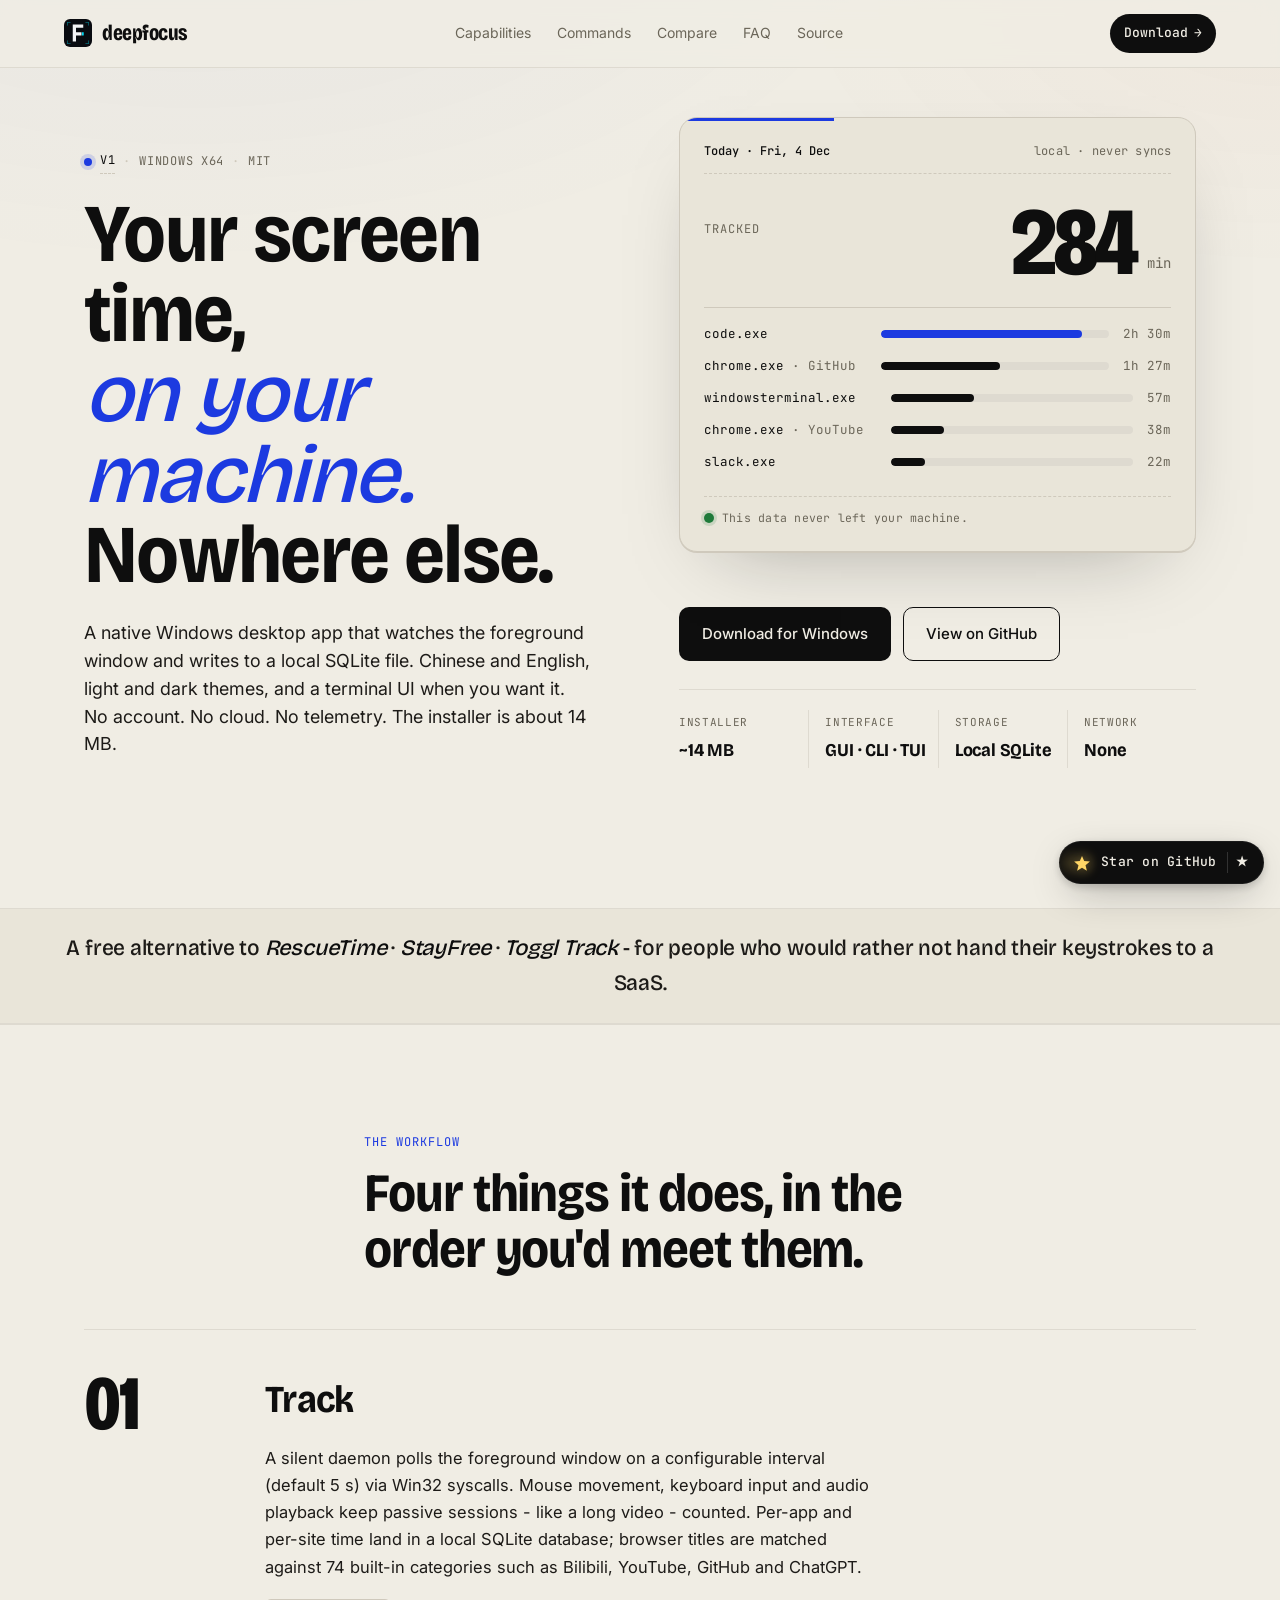
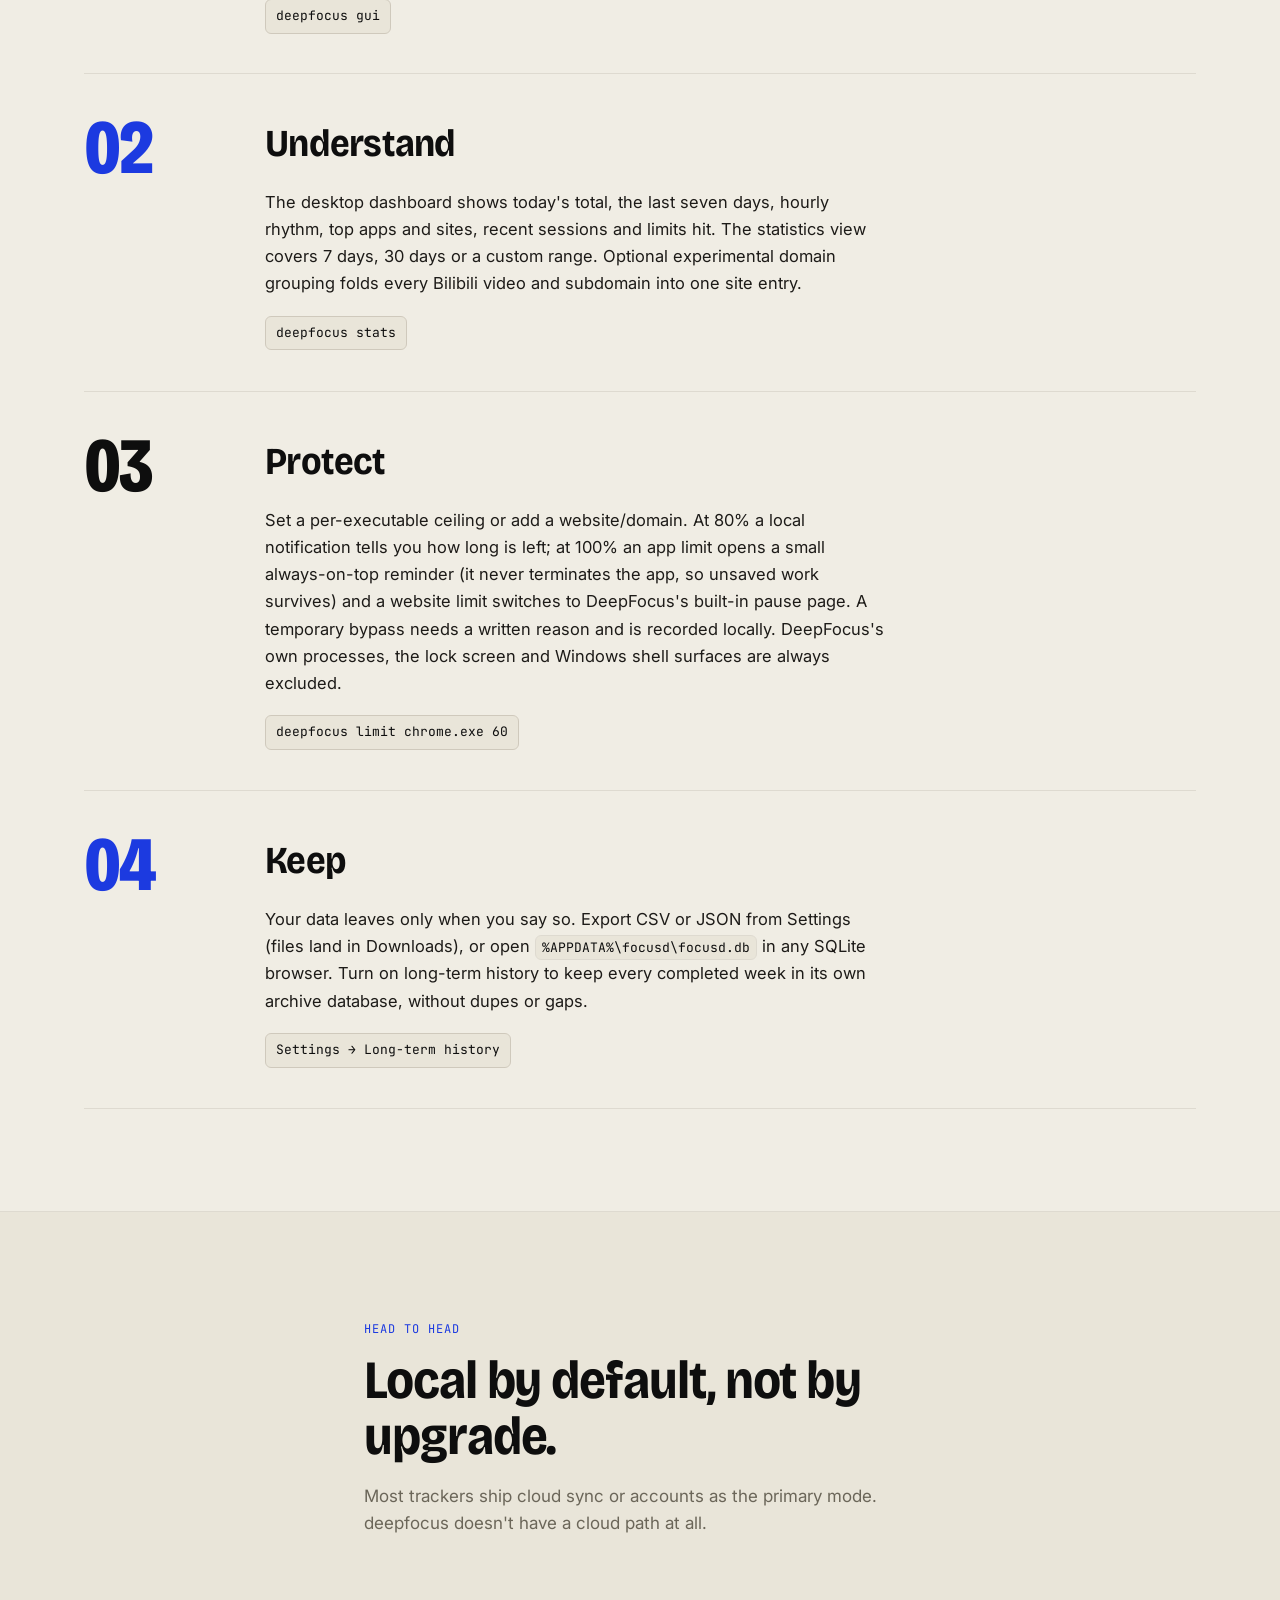
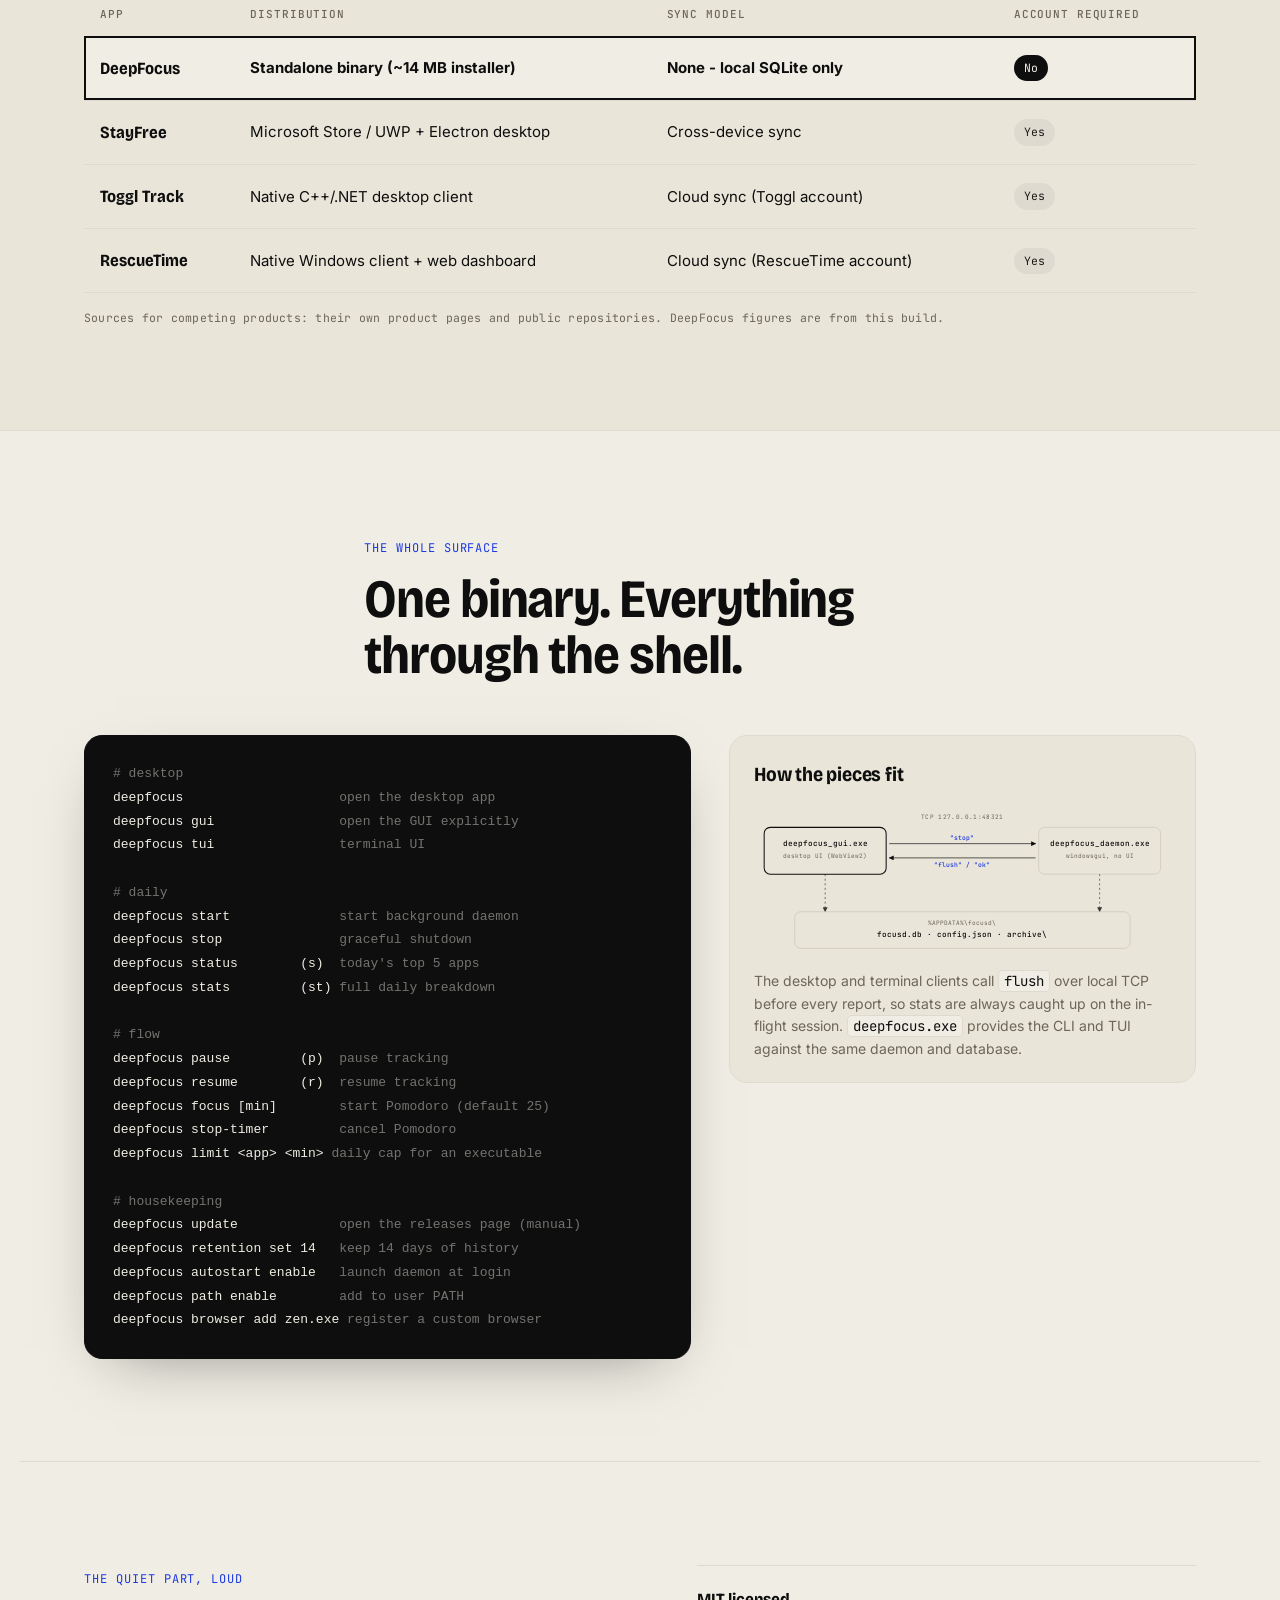
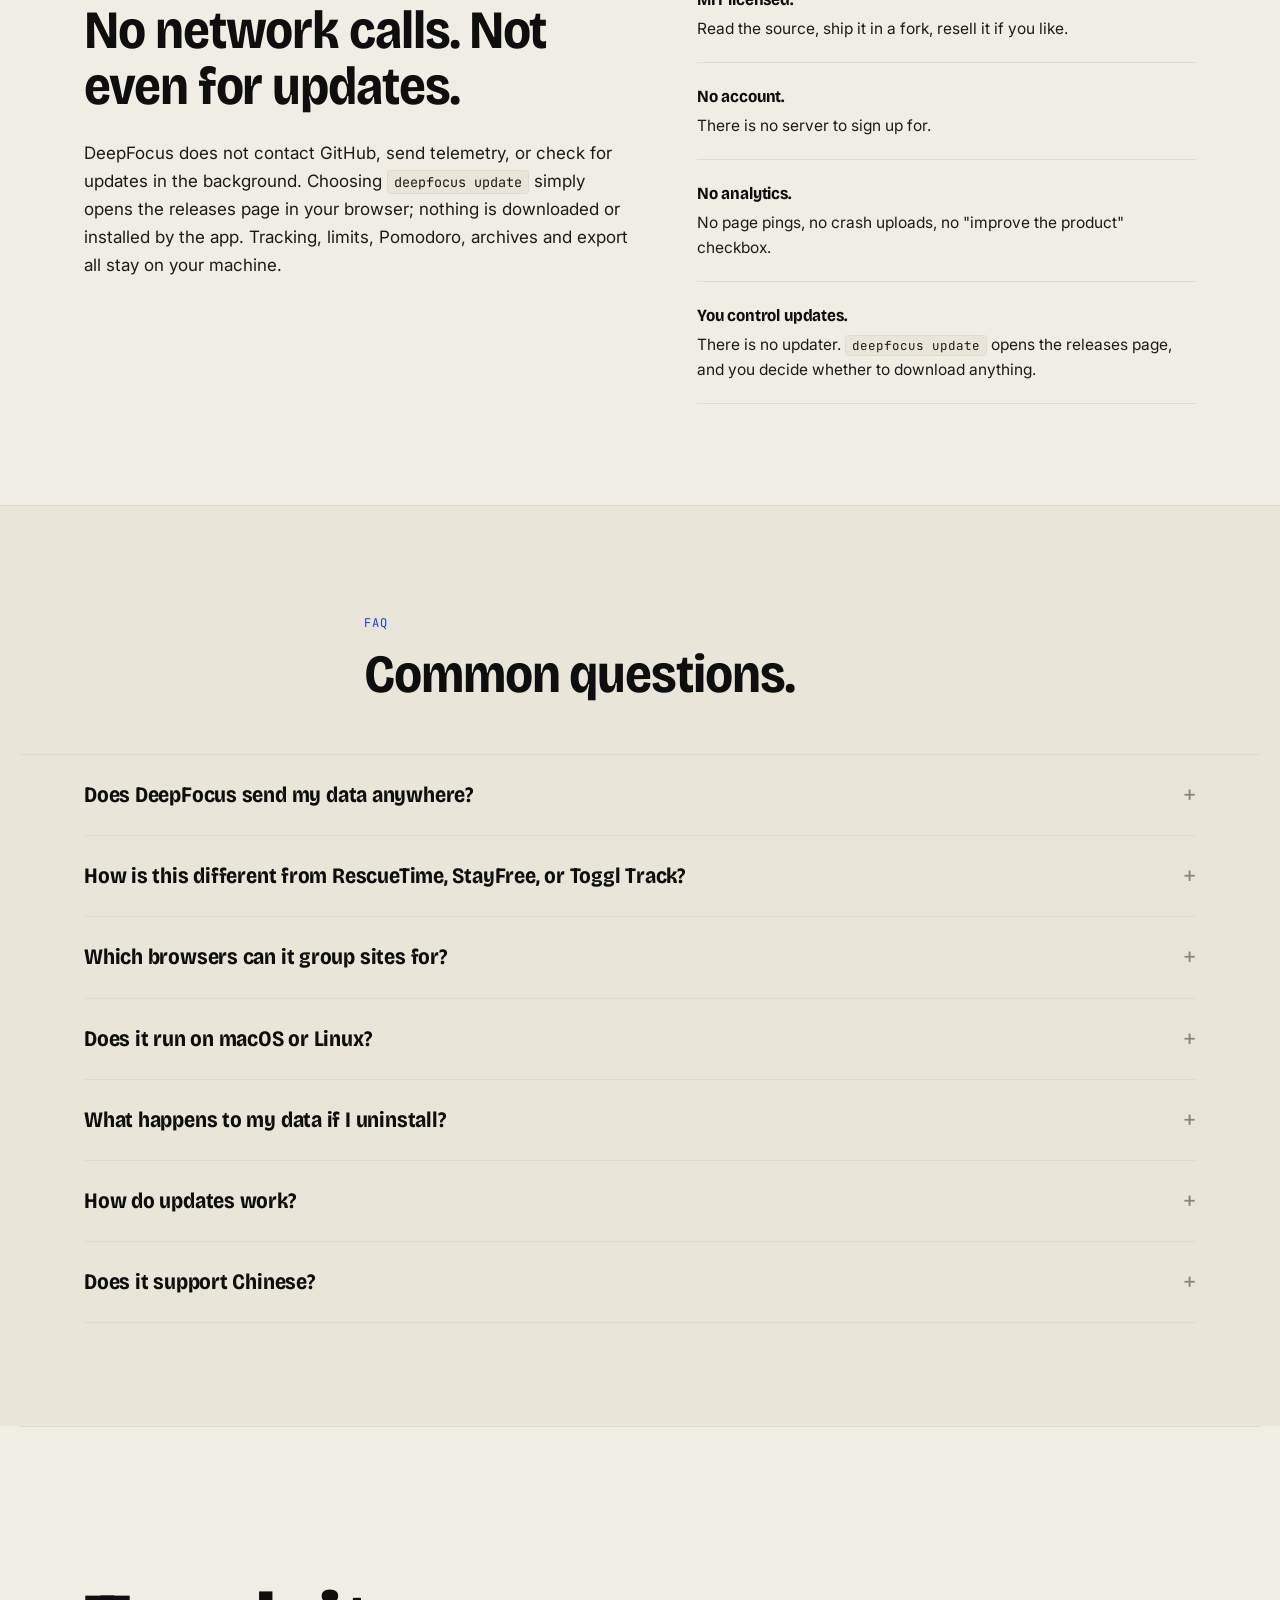
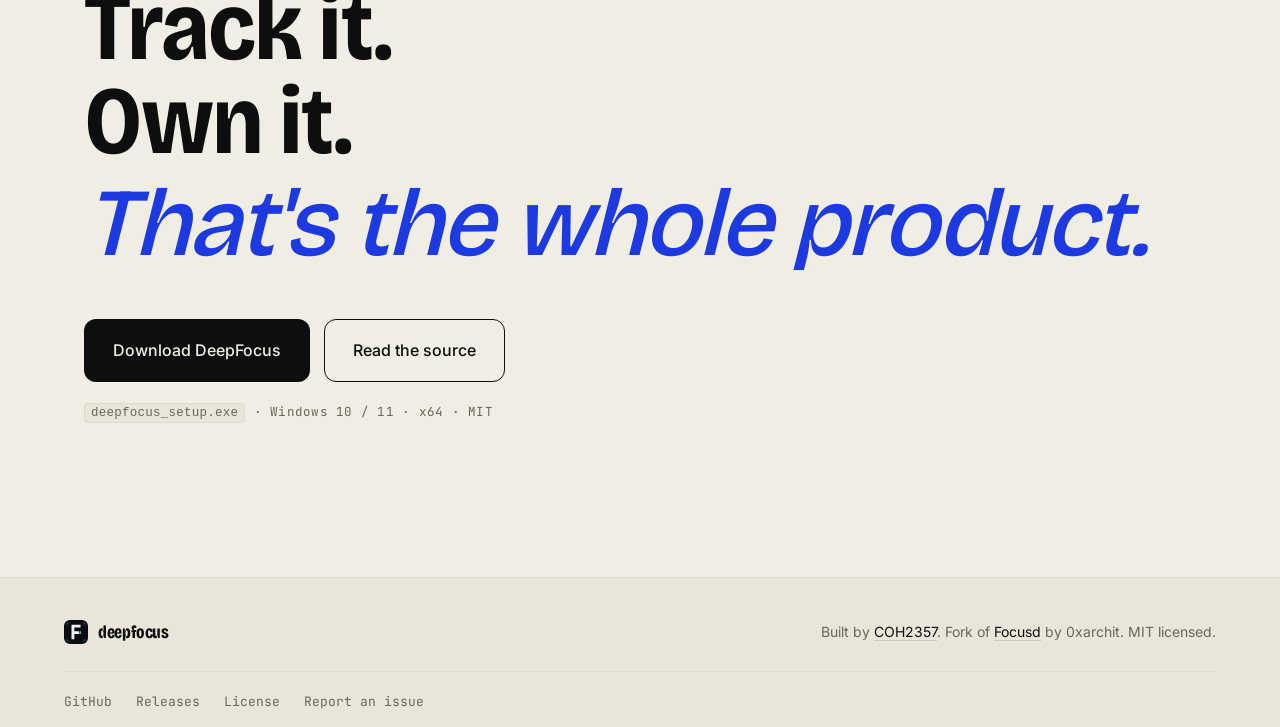
<file: website/index.html>
<!doctype html>
<html lang="en">
<head>
<meta charset="utf-8">
<meta name="viewport" content="width=device-width,initial-scale=1,viewport-fit=cover">
<meta name="color-scheme" content="light dark">
<meta name="theme-color" content="#F0EDE4" media="(prefers-color-scheme: light)">
<meta name="theme-color" content="#0E0E0E" media="(prefers-color-scheme: dark)">

<title>DeepFocus - Private screen-time tracker for Windows</title>
<meta name="description" content="DeepFocus is a native Windows screen-time tracker with a desktop GUI, CLI and TUI. Track apps and browser tabs, set daily limits, run Pomodoro sessions and keep weekly archives. Local SQLite storage, Chinese/English interface, no cloud sync, no account.">
<meta name="keywords" content="screen time tracker windows, digital wellbeing windows, app usage monitor, browser time tracker, pomodoro timer windows, productivity dashboard, rescuetime alternative, stayfree alternative, toggl track alternative, privacy-first, local, open source, go, webview2">
<meta name="author" content="COH2357">
<link rel="canonical" href="https://coh2357.github.io/DeepFocus/">

<meta property="og:type" content="website">
<meta property="og:site_name" content="DeepFocus">
<meta property="og:title" content="DeepFocus - Private screen-time tracker for Windows">
<meta property="og:description" content="A native Windows desktop app for apps and browser tabs, daily limits, Pomodoro and weekly archives. Local SQLite storage. No account, no cloud sync.">
<meta property="og:url" content="https://coh2357.github.io/DeepFocus/">
<meta property="og:image" content="https://coh2357.github.io/DeepFocus/assets/deepfocus-banner.jpg">
<meta property="og:image:alt" content="DeepFocus - Privacy-first digital wellbeing for Windows">
<meta property="og:image:width" content="1200">
<meta property="og:image:height" content="630">
<meta property="og:locale" content="en_US">

<meta name="twitter:card" content="summary_large_image">
<meta name="twitter:title" content="DeepFocus - Private screen-time tracker for Windows">
<meta name="twitter:description" content="Native Windows desktop app. Local SQLite storage. Nothing leaves your machine.">
<meta name="twitter:image" content="https://coh2357.github.io/DeepFocus/assets/deepfocus-banner.jpg">
<meta name="twitter:creator" content="@COH2357">

<link rel="icon" type="image/svg+xml" href="assets/deepfocus-icon.svg">
<link rel="apple-touch-icon" href="assets/deepfocus-icon.svg">

<link rel="preconnect" href="https://fonts.googleapis.com">
<link rel="preconnect" href="https://fonts.gstatic.com" crossorigin>
<link href="https://fonts.googleapis.com/css2?family=Bricolage+Grotesque:opsz,wdth,wght@10..48,75..100,400..800&family=Inter:wght@400;500;600&family=JetBrains+Mono:wght@400;500;700&display=swap" rel="stylesheet">

<link rel="stylesheet" href="style.css">

<script type="application/ld+json">
{
  "@context": "https://schema.org",
  "@type": "SoftwareApplication",
  "name": "DeepFocus",
  "operatingSystem": "Windows 10, Windows 11",
  "applicationCategory": "ProductivityApplication",
  "applicationSubCategory": "Screen Time Tracker",
  "description": "Native Windows screen-time tracker with a desktop GUI, CLI and TUI. Local SQLite storage, per-app and per-site usage, daily limits, Pomodoro, break reminders, Chinese/English interface and optional weekly archives. No cloud, no telemetry.",
  "url": "https://coh2357.github.io/DeepFocus/",
  "downloadUrl": "https://github.com/COH2357/DeepFocus/releases/latest",
  "softwareVersion": "latest",
  "fileSize": "14MB",
  "license": "https://opensource.org/licenses/MIT",
  "offers": { "@type": "Offer", "price": "0", "priceCurrency": "USD" },
  "author": { "@type": "Person", "name": "COH2357", "url": "https://github.com/COH2357" },
  "featureList": [
    "Desktop GUI (WebView2) with Chinese and English",
    "CLI and terminal UI for the same local database",
    "Per-app time tracking via Win32 syscalls",
    "Browser site grouping across Chrome, Firefox, Edge, Brave and more",
    "Daily app limits with a non-closable reminder",
    "Website limits grouped by domain",
    "Pomodoro focus timer and break reminders",
    "Optional weekly archive databases",
    "Local SQLite storage - no cloud",
    "CSV and JSON export",
    "Manual updates only - no auto-download or auto-install"
  ]
}
</script>

<script type="application/ld+json">
{
  "@context": "https://schema.org",
  "@type": "FAQPage",
  "mainEntity": [
    { "@type": "Question", "name": "Does DeepFocus send my data anywhere?",
      "acceptedAnswer": { "@type": "Answer", "text": "No. Every session is written to a local SQLite database at %APPDATA%\\focusd\\focusd.db. The app makes no network requests, and updates are manual." } },
    { "@type": "Question", "name": "How is DeepFocus different from RescueTime, StayFree, or Toggl Track?",
      "acceptedAnswer": { "@type": "Answer", "text": "DeepFocus has no cloud sync, no account, and no telemetry. Data is written to a local SQLite database on your machine and never leaves it. The competitors listed all require an account and sync data to their servers." } },
    { "@type": "Question", "name": "Which browsers does DeepFocus track sites for?",
      "acceptedAnswer": { "@type": "Answer", "text": "Chrome, Firefox, Edge, Brave, Opera, Vivaldi, Waterfox, Arc, Safari, Whale, Yandex, Thorium, LibreWolf, Chromium, Floorp, and Zen - plus any custom browser executable you add." } },
    { "@type": "Question", "name": "Is DeepFocus free and open source?",
      "acceptedAnswer": { "@type": "Answer", "text": "Yes. MIT-licensed, source on GitHub. DeepFocus is a fork of Focusd by 0xarchit." } }
  ]
}
</script>
</head>

<body>

<a href="#main" class="skip">Skip to content</a>

<header class="top">
  <a class="brand" href="./" aria-label="DeepFocus home">
    <img class="brand__mark" src="assets/deepfocus-icon.svg" alt="" width="28" height="28" decoding="async">
    <span class="brand__word">deepfocus</span>
  </a>
  <nav class="top__nav" aria-label="Primary">
    <a href="#capabilities">Capabilities</a>
    <a href="#commands">Commands</a>
    <a href="#compare">Compare</a>
    <a href="#faq">FAQ</a>
    <a href="https://github.com/COH2357/DeepFocus" rel="noopener">Source</a>
  </nav>
  <a class="cta" href="https://github.com/COH2357/DeepFocus/releases/latest" rel="noopener">
    Download <span aria-hidden="true">→</span>
  </a>
</header>

<main id="main">

<section class="hero" aria-labelledby="hero-h">
  <div class="hero__thesis" data-reveal>
    <p class="eyebrow">
      <span class="dot" aria-hidden="true"></span>
      <a class="eyebrow__ver" href="https://github.com/COH2357/DeepFocus/releases/latest" rel="noopener" data-js="version-link">
        <span data-js="version">v1</span>
      </a>
      <span class="eyebrow__sep" aria-hidden="true">·</span> Windows x64
      <span class="eyebrow__sep" aria-hidden="true">·</span> MIT
      <span class="eyebrow__dl" data-js="downloads-wrap" hidden>
        <span class="eyebrow__sep" aria-hidden="true">·</span>
        <span data-js="downloads">0</span> downloads
      </span>
    </p>
    <h1 id="hero-h" class="display">
      Your screen time,<br>
      <em>on your machine.</em><br>
      Nowhere else.
    </h1>
    <p class="lede">
      A native Windows desktop app that watches the foreground window and writes
      to a local SQLite file. Chinese and English, light and dark themes, and a
      terminal UI when you want it. No account. No cloud. No telemetry. The
      installer is about 14 MB.
    </p>
  </div>

  <div class="hero__side" data-reveal data-reveal-delay="1">
    <aside class="panel" aria-label="Sample dashboard">
      <header class="panel__head">
        <span class="panel__title">Today · <time datetime="2026-11-12" data-js="panel-date">Thu, 12 Nov</time></span>
        <span class="panel__meta">local · never syncs</span>
      </header>

      <div class="panel__total">
        <span class="panel__label">Tracked</span>
        <span class="panel__number" data-count-to="284" aria-live="polite">0</span>
        <span class="panel__unit">min</span>
      </div>

      <ol class="apps" aria-label="Top applications today">
        <li class="app" style="--pct:88">
          <span class="app__name">code.exe</span>
          <span class="app__bar"><i></i></span>
          <span class="app__t">2h 30m</span>
        </li>
        <li class="app" style="--pct:52">
          <span class="app__name">chrome.exe <em>· GitHub</em></span>
          <span class="app__bar"><i></i></span>
          <span class="app__t">1h 27m</span>
        </li>
        <li class="app" style="--pct:34">
          <span class="app__name">windowsterminal.exe</span>
          <span class="app__bar"><i></i></span>
          <span class="app__t">57m</span>
        </li>
        <li class="app" style="--pct:22">
          <span class="app__name">chrome.exe <em>· YouTube</em></span>
          <span class="app__bar"><i></i></span>
          <span class="app__t">38m</span>
        </li>
        <li class="app" style="--pct:14">
          <span class="app__name">slack.exe</span>
          <span class="app__bar"><i></i></span>
          <span class="app__t">22m</span>
        </li>
      </ol>

      <footer class="panel__foot">
        <span class="tick" aria-hidden="true"></span>
        This data never left your machine.
      </footer>
    </aside>

    <div class="hero__actions">
      <a class="btn btn--solid" href="https://github.com/COH2357/DeepFocus/releases/latest" rel="noopener">
        Download for Windows
      </a>
      <a class="btn btn--ghost" href="https://github.com/COH2357/DeepFocus" rel="noopener">
        View on GitHub
      </a>
    </div>

    <dl class="hero__stats" aria-label="At a glance">
      <div><dt>Installer</dt><dd>~14 MB</dd></div>
      <div><dt>Interface</dt><dd>GUI · CLI · TUI</dd></div>
      <div><dt>Storage</dt><dd>Local SQLite</dd></div>
      <div><dt>Network</dt><dd>None</dd></div>
    </dl>
  </div>
</section>

<section class="strip" aria-label="Positioning" data-reveal>
  <p>
    A free alternative to <span>RescueTime</span> · <span>StayFree</span> ·
    <span>Toggl Track</span> - for people who would rather not hand their
    keystrokes to a SaaS.
  </p>
</section>

<section id="capabilities" class="caps" aria-labelledby="caps-h">
  <header class="section__head" data-reveal>
    <span class="section__kicker">The workflow</span>
    <h2 id="caps-h" class="display display--md">Four things it does, in the order you'd meet them.</h2>
  </header>

  <ol class="caps__list">
    <li class="cap" data-reveal>
      <span class="cap__num">01</span>
      <div>
        <h3>Track</h3>
        <p>A silent daemon polls the foreground window on a configurable interval (default 5 s) via Win32 syscalls. Mouse movement, keyboard input and audio playback keep passive sessions - like a long video - counted. Per-app and per-site time land in a local SQLite database; browser titles are matched against 74 built-in categories such as Bilibili, YouTube, GitHub and ChatGPT.</p>
        <code>deepfocus gui</code>
      </div>
    </li>
    <li class="cap" data-reveal>
      <span class="cap__num">02</span>
      <div>
        <h3>Understand</h3>
        <p>The desktop dashboard shows today's total, the last seven days, hourly rhythm, top apps and sites, recent sessions and limits hit. The statistics view covers 7 days, 30 days or a custom range. Optional experimental domain grouping folds every Bilibili video and subdomain into one site entry.</p>
        <code>deepfocus stats</code>
      </div>
    </li>
    <li class="cap" data-reveal>
      <span class="cap__num">03</span>
      <div>
        <h3>Protect</h3>
        <p>Set a per-executable ceiling or add a website/domain. At 80% a local notification tells you how long is left; at 100% an app limit opens a small always-on-top reminder (it never terminates the app, so unsaved work survives) and a website limit switches to DeepFocus's built-in pause page. A temporary bypass needs a written reason and is recorded locally. DeepFocus's own processes, the lock screen and Windows shell surfaces are always excluded.</p>
        <code>deepfocus limit chrome.exe 60</code>
      </div>
    </li>
    <li class="cap" data-reveal>
      <span class="cap__num">04</span>
      <div>
        <h3>Keep</h3>
        <p>Your data leaves only when you say so. Export CSV or JSON from Settings (files land in Downloads), or open <code>%APPDATA%\focusd\focusd.db</code> in any SQLite browser. Turn on long-term history to keep every completed week in its own archive database, without dupes or gaps.</p>
        <code>Settings → Long-term history</code>
      </div>
    </li>
  </ol>
</section>

<section id="compare" class="compare" aria-labelledby="compare-h">
  <header class="section__head" data-reveal>
    <span class="section__kicker">Head to head</span>
    <h2 id="compare-h" class="display display--md">Local by default, not by upgrade.</h2>
    <p class="section__lede">Most trackers ship cloud sync or accounts as the primary mode. deepfocus doesn't have a cloud path at all.</p>
  </header>

  <div class="table-wrap" data-reveal>
    <table class="table" aria-describedby="compare-h">
      <thead>
        <tr>
          <th scope="col">App</th>
          <th scope="col">Distribution</th>
          <th scope="col">Sync model</th>
          <th scope="col">Account required</th>
        </tr>
      </thead>
      <tbody>
        <tr class="table__row--own">
          <th scope="row">DeepFocus</th>
          <td><b>Standalone binary (~14 MB installer)</b></td>
          <td><b>None - local SQLite only</b></td>
          <td><span class="chip chip--y">No</span></td>
        </tr>
        <tr>
          <th scope="row">StayFree</th>
          <td>Microsoft Store / UWP + Electron desktop</td>
          <td>Cross-device sync</td>
          <td><span class="chip">Yes</span></td>
        </tr>
        <tr>
          <th scope="row">Toggl Track</th>
          <td>Native C++/.NET desktop client</td>
          <td>Cloud sync (Toggl account)</td>
          <td><span class="chip">Yes</span></td>
        </tr>
        <tr>
          <th scope="row">RescueTime</th>
          <td>Native Windows client + web dashboard</td>
          <td>Cloud sync (RescueTime account)</td>
          <td><span class="chip">Yes</span></td>
        </tr>
      </tbody>
    </table>
    <p class="table__note">Sources for competing products: their own product pages and public repositories. DeepFocus figures are from this build.</p>
  </div>
</section>

<section id="commands" class="commands" aria-labelledby="cmd-h">
  <header class="section__head" data-reveal>
    <span class="section__kicker">The whole surface</span>
    <h2 id="cmd-h" class="display display--md">One binary. Everything through the shell.</h2>
  </header>

  <div class="commands__grid">
    <pre class="code" data-reveal aria-label="Core commands"><code><span class="c-com"># desktop</span>
deepfocus                    <span class="c-com">open the desktop app</span>
deepfocus gui                <span class="c-com">open the GUI explicitly</span>
deepfocus tui                <span class="c-com">terminal UI</span>

<span class="c-com"># daily</span>
deepfocus start              <span class="c-com">start background daemon</span>
deepfocus stop               <span class="c-com">graceful shutdown</span>
deepfocus status        (s)  <span class="c-com">today's top 5 apps</span>
deepfocus stats         (st) <span class="c-com">full daily breakdown</span>

<span class="c-com"># flow</span>
deepfocus pause         (p)  <span class="c-com">pause tracking</span>
deepfocus resume        (r)  <span class="c-com">resume tracking</span>
deepfocus focus [min]        <span class="c-com">start Pomodoro (default 25)</span>
deepfocus stop-timer         <span class="c-com">cancel Pomodoro</span>
deepfocus limit &lt;app&gt; &lt;min&gt; <span class="c-com">daily cap for an executable</span>

<span class="c-com"># housekeeping</span>
deepfocus update             <span class="c-com">open the releases page (manual)</span>
deepfocus retention set 14   <span class="c-com">keep 14 days of history</span>
deepfocus autostart enable   <span class="c-com">launch daemon at login</span>
deepfocus path enable        <span class="c-com">add to user PATH</span>
deepfocus browser add zen.exe <span class="c-com">register a custom browser</span></code></pre>

    <aside class="arch" data-reveal aria-label="Architecture">
      <h3 class="arch__h">How the pieces fit</h3>
      <svg class="arch__svg" role="img"
           aria-label="Architecture: deepfocus_gui.exe and deepfocus.exe exchange stop and flush messages with deepfocus_daemon.exe over TCP 127.0.0.1:48321. Both processes read and write %APPDATA%\focusd\ which holds focusd.db, config.json, archive\ and pomodoro state."
           viewBox="0 0 820 300" xmlns="http://www.w3.org/2000/svg" preserveAspectRatio="xMidYMid meet">
        <defs>
          <marker id="arch-arrow" viewBox="0 0 10 10" refX="9" refY="5"
                  markerWidth="7" markerHeight="7" orient="auto-start-reverse">
            <path d="M0,0 L10,5 L0,10 z" fill="currentColor"/>
          </marker>
        </defs>

        <!-- IPC label -->
        <text class="arch__t arch__t--lbl" x="410" y="30" text-anchor="middle">
          TCP 127.0.0.1:48321
        </text>

        <!-- Left process box -->
        <rect class="arch__box arch__box--own" x="20" y="46" width="240" height="92" rx="12"/>
        <text class="arch__t arch__t--head" x="140" y="82" text-anchor="middle">deepfocus_gui.exe</text>
        <text class="arch__t arch__t--sub"  x="140" y="106" text-anchor="middle">desktop UI (WebView2)</text>

        <!-- Right process box -->
        <rect class="arch__box" x="560" y="46" width="240" height="92" rx="12"/>
        <text class="arch__t arch__t--head" x="680" y="82" text-anchor="middle">deepfocus_daemon.exe</text>
        <text class="arch__t arch__t--sub"  x="680" y="106" text-anchor="middle">windowsgui, no UI</text>

        <!-- Top arrow: → "stop" -->
        <line class="arch__line" x1="266" y1="78" x2="554" y2="78" marker-end="url(#arch-arrow)"/>
        <text class="arch__t arch__t--acc" x="410" y="70" text-anchor="middle">"stop"</text>

        <!-- Bottom arrow: ← "flush" / "ok" -->
        <line class="arch__line" x1="554" y1="106" x2="266" y2="106" marker-end="url(#arch-arrow)"/>
        <text class="arch__t arch__t--acc" x="410" y="124" text-anchor="middle">"flush" / "ok"</text>

        <!-- Vertical connectors to storage -->
        <line class="arch__line arch__line--dash" x1="140" y1="138" x2="140" y2="212" marker-end="url(#arch-arrow)"/>
        <line class="arch__line arch__line--dash" x1="680" y1="138" x2="680" y2="212" marker-end="url(#arch-arrow)"/>

        <!-- Storage box -->
        <rect class="arch__box" x="80" y="212" width="660" height="72" rx="12"/>
        <text class="arch__t arch__t--sub"  x="410" y="238" text-anchor="middle">%APPDATA%\focusd\</text>
        <text class="arch__t arch__t--head" x="410" y="262" text-anchor="middle">focusd.db · config.json · archive\</text>
      </svg>
      <p class="arch__note">
        The desktop and terminal clients call <code>flush</code> over local TCP
        before every report, so stats are always caught up on the in-flight
        session. <code>deepfocus.exe</code> provides the CLI and TUI against the
        same daemon and database.
      </p>
    </aside>
  </div>
</section>

<section class="trust" aria-labelledby="trust-h">
  <div data-reveal>
    <span class="section__kicker">The quiet part, loud</span>
    <h2 id="trust-h" class="display display--md">No network calls. Not even for updates.</h2>
    <p>
      DeepFocus does not contact GitHub, send telemetry, or check for updates in
      the background. Choosing <code>deepfocus update</code> simply opens the
      releases page in your browser; nothing is downloaded or installed by the
      app. Tracking, limits, Pomodoro, archives and export all stay on your
      machine.
    </p>
  </div>
  <ul class="trust__list" data-reveal aria-label="Guarantees">
    <li><b>MIT licensed.</b> Read the source, ship it in a fork, resell it if you like.</li>
    <li><b>No account.</b> There is no server to sign up for.</li>
    <li><b>No analytics.</b> No page pings, no crash uploads, no "improve the product" checkbox.</li>
    <li><b>You control updates.</b> There is no updater. <code>deepfocus update</code> opens the releases page, and you decide whether to download anything.</li>
  </ul>
</section>

<section id="faq" class="faq" aria-labelledby="faq-h">
  <header class="section__head" data-reveal>
    <span class="section__kicker">FAQ</span>
    <h2 id="faq-h" class="display display--md">Common questions.</h2>
  </header>

  <div class="faq__list" data-reveal>
    <details>
      <summary>Does DeepFocus send my data anywhere?</summary>
      <p>No. Sessions are written to <code>%APPDATA%\focusd\focusd.db</code>. The app makes no network requests. There is no telemetry, account or cloud sync.</p>
    </details>
    <details>
      <summary>How is this different from RescueTime, StayFree, or Toggl Track?</summary>
      <p>DeepFocus has no cloud sync, no account, and no telemetry - all three competitors listed require an account and sync your data to their servers. DeepFocus writes tracking data only to a local SQLite database and never leaves the machine.</p>
    </details>
    <details>
      <summary>Which browsers can it group sites for?</summary>
      <p>Chrome, Firefox, Edge, Brave, Opera, Vivaldi, Waterfox, Arc, Safari, Whale, Yandex, Thorium, LibreWolf, Chromium, Floorp, Zen, and any custom executable you register with <code>deepfocus browser add</code>. Browser windows expose titles rather than full URLs, so site names are matched from titles and, optionally, grouped by domain.</p>
    </details>
    <details>
      <summary>Does it run on macOS or Linux?</summary>
      <p>Not yet. The tracker uses Win32 syscalls directly (<code>user32</code>, <code>kernel32</code>, <code>psapi</code>). The code compiles on other platforms via build stubs, but the daemon refuses to run.</p>
    </details>
    <details>
      <summary>What happens to my data if I uninstall?</summary>
      <p>The installer leaves <code>%APPDATA%\focusd\</code> in place so you can reinstall without losing history. Long-term archives live in <code>%APPDATA%\focusd\archive\</code>. Delete that directory manually if you want a clean slate.</p>
    </details>
    <details>
      <summary>How do updates work?</summary>
      <p>There is no auto-updater. <code>deepfocus update</code> opens the GitHub releases page in your browser; DeepFocus never downloads or runs an installer on its own. You choose the build and install it manually.</p>
    </details>
    <details>
      <summary>Does it support Chinese?</summary>
      <p>Yes. The desktop app ships with full Simplified Chinese and English text, follows your system language on first launch, and lets you switch at any time.</p>
    </details>
  </div>
</section>

<section class="close" aria-labelledby="close-h" data-reveal>
  <h2 id="close-h" class="display display--lg">
    Track it.<br>
    Own it.<br>
    <em>That's the whole product.</em>
  </h2>
  <div class="close__actions">
    <a class="btn btn--solid btn--lg" href="https://github.com/COH2357/DeepFocus/releases/latest" rel="noopener">Download DeepFocus</a>
    <a class="btn btn--ghost btn--lg" href="https://github.com/COH2357/DeepFocus" rel="noopener">Read the source</a>
  </div>
  <p class="close__foot"><code>deepfocus_setup.exe</code> · Windows 10 / 11 · x64 · MIT</p>
</section>

</main>

<footer class="foot">
  <div class="foot__row">
    <a class="brand brand--sm" href="./" aria-label="DeepFocus home">
      <img class="brand__mark" src="assets/deepfocus-icon.svg" alt="" width="24" height="24" decoding="async">
      <span class="brand__word">deepfocus</span>
    </a>
    <p class="foot__note">Built by <a href="https://github.com/COH2357" rel="noopener">COH2357</a>. Fork of <a href="https://github.com/0xarchit/Focusd" rel="noopener">Focusd</a> by 0xarchit. MIT licensed.</p>
  </div>
  <nav class="foot__nav" aria-label="Footer">
    <a href="https://github.com/COH2357/DeepFocus" rel="noopener">GitHub</a>
    <a href="https://github.com/COH2357/DeepFocus/releases" rel="noopener">Releases</a>
    <a href="https://github.com/COH2357/DeepFocus/blob/main/LICENSE" rel="noopener">License</a>
    <a href="https://github.com/COH2357/DeepFocus/issues" rel="noopener">Report an issue</a>
  </nav>
</footer>

<!-- Floating star-the-repo widget. Hidden until the API returns a count so the
     first paint doesn't show a placeholder. -->
<a class="starw" href="https://github.com/COH2357/DeepFocus" rel="noopener"
   aria-label="Star DeepFocus on GitHub" data-js="starw" hidden>
  <span class="starw__spark" aria-hidden="true"></span>
  <svg class="starw__icon" viewBox="0 0 24 24" width="18" height="18" aria-hidden="true">
    <path fill="currentColor" d="M12 2.5l2.9 6.9 7.6.6-5.8 4.9 1.8 7.3L12 18.4 5.5 22.2l1.8-7.3-5.8-4.9 7.6-.6L12 2.5z"/>
  </svg>
  <span class="starw__label">Star on GitHub</span>
  <span class="starw__count" data-js="stars">-</span>
</a>

<script src="script.js" defer></script>
</body>
</html>
</file>
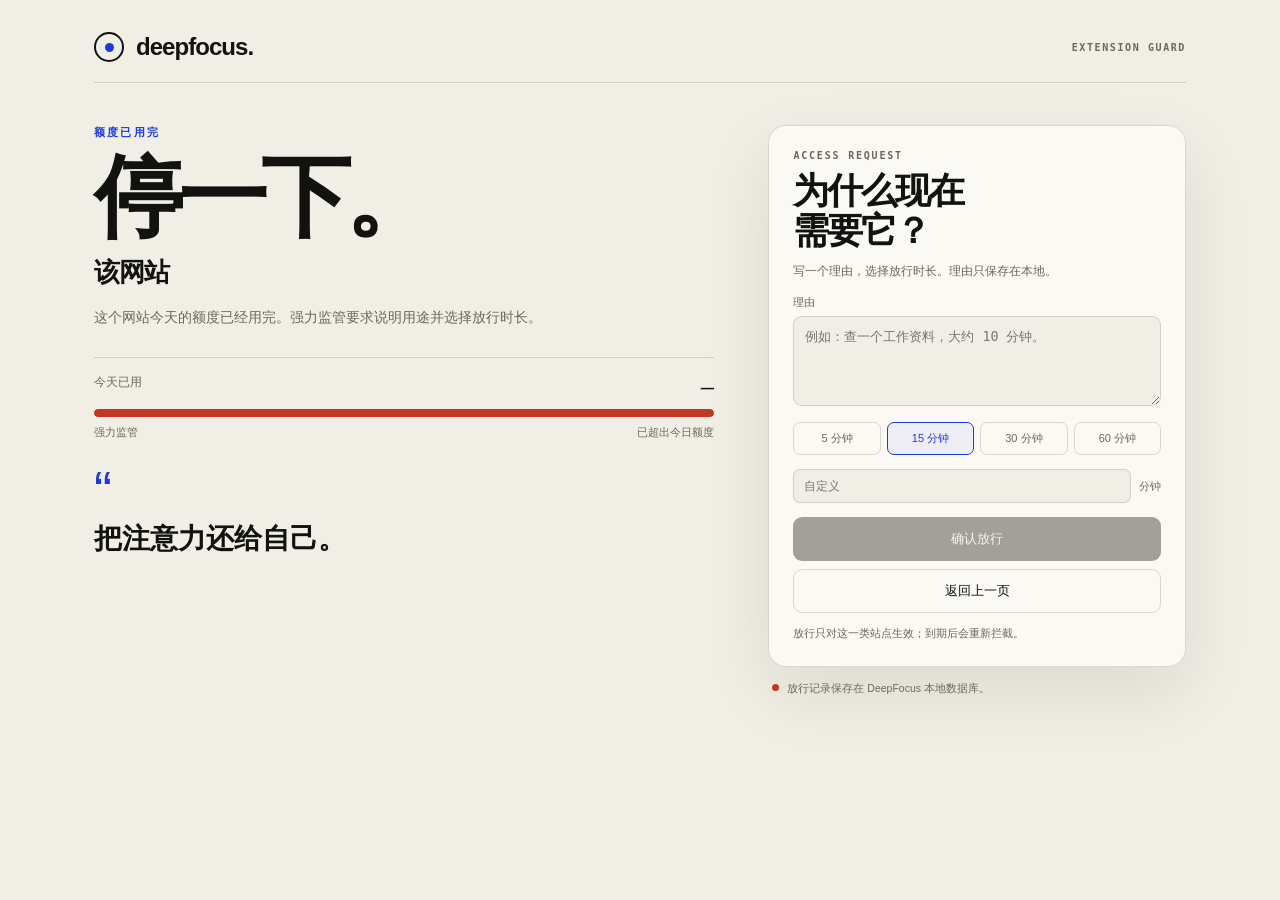
<file: extension/block.html>
<!doctype html>
<html lang="zh-CN">
<head>
<meta charset="utf-8">
<meta name="viewport" content="width=device-width,initial-scale=1">
<title>DeepFocus · 停一下</title>
<link rel="stylesheet" href="block.css">
</head>
<body>
<main class="shell">
  <header class="brand"><span class="mark"><i></i></span><span>deepfocus.</span><em>EXTENSION GUARD</em></header>
  <section class="grid">
    <div class="left">
      <div class="kicker" id="kicker">网站限制</div>
      <h1>停一下。</h1>
      <div class="site" id="siteLabel">—</div>
      <p class="lede" id="lede">这个网站需要先说明用途，才会临时放行。</p>
      <div class="usage"><div class="usage-head"><span>今天已用</span><b id="used">—</b></div><div class="bar"><i id="bar"></i></div><div class="usage-foot"><span id="limit">—</span><span id="mode">—</span></div><div class="remaining" id="remaining"></div></div>
      <blockquote id="quote">把注意力还给自己。</blockquote>
    </div>
    <div class="right">
      <div class="card">
        <div class="card-kicker">ACCESS REQUEST</div>
        <h2>为什么现在<br>需要它？</h2>
        <p class="hint" id="hint">写一个理由，选择放行时长。理由只保存在本地。</p>
        <label class="field-label" for="reason">理由</label>
        <textarea id="reason" maxlength="500" placeholder="例如：查一个工作资料，大约 10 分钟。"></textarea>
        <div class="durations" id="durations">
          <button type="button" data-minutes="5">5 分钟</button>
          <button type="button" data-minutes="15" class="active">15 分钟</button>
          <button type="button" data-minutes="30">30 分钟</button>
          <button type="button" data-minutes="60">60 分钟</button>
        </div>
        <div class="custom-duration"><input id="customMinutes" type="number" min="1" max="1440" step="1" placeholder="自定义"><span>分钟</span></div>
        <button class="primary" id="grant" type="button" disabled>确认放行</button>
        <button class="ghost" id="back" type="button">返回上一页</button>
        <p class="fine" id="fine">放行只对这一类站点生效；到期后会重新拦截。</p>
      </div>
      <div class="audit"><span></span> 放行记录保存在 DeepFocus 本地数据库。</div>
    </div>
  </section>
</main>
<div class="toast" id="toast" hidden></div>
<script src="block.js"></script>
</body>
</html>
</file>
<file: website/style.css>
/* ============================================================
   deepfocus — landing page
   design: warm paper, editorial ink, one signal-blue accent.
   type:   Bricolage Grotesque (display) / Inter (body) / JetBrains Mono (data)
   ============================================================ */

:root {
  --paper:    #F0EDE4;
  --paper-2:  #E9E5D9;
  --rule:     #DEDAD0;
  --rule-2:   #CFC9BC;
  --ink:      #0E0E0E;
  --ink-2:    #1D1B18;
  --mute:     #8A857A;
  --mute-2:   #6B6659;
  --signal:   #1C3AE0;
  --signal-2: #143AC7;
  --brick:    #C13A20;
  --ok:       #1F7A3A;

  --f-display: "Bricolage Grotesque", ui-serif, Georgia, serif;
  --f-body:    "Inter", -apple-system, BlinkMacSystemFont, "Segoe UI", Roboto, sans-serif;
  --f-mono:    "JetBrains Mono", ui-monospace, "SFMono-Regular", Menlo, Consolas, monospace;

  --gutter: clamp(16px, 3vw, 40px);
  --edge:   clamp(20px, 5vw, 96px);
  --max:    1240px;

  --r-sm: 6px;
  --r:    10px;
  --r-lg: 18px;

  --h-height: 60px;
}

/* Anchor jumps sit clear of the sticky header. Smooth-scroll for a calmer
   feel; JS disables it when reduced-motion is on (below). */
html {
  scroll-padding-top: calc(var(--h-height) + 12px);
  scroll-behavior: smooth;
}
@media (prefers-reduced-motion: reduce) {
  html { scroll-behavior: auto; }
}

@media (prefers-color-scheme: dark) {
  :root {
    --paper:    #0E0E0E;
    --paper-2:  #171613;
    --rule:     #24221E;
    --rule-2:   #35322C;
    --ink:      #F1EDE3;
    --ink-2:    #E4DFD3;
    --mute:     #8F887A;
    --mute-2:   #A9A292;
    --signal:   #7A8CFF;
    --signal-2: #A3B0FF;
    --brick:    #E8583A;
  }
}

/* --------------------------------------------------------------- reset */
*, *::before, *::after { box-sizing: border-box; }
html { -webkit-text-size-adjust: 100%; text-size-adjust: 100%; }
html, body { margin: 0; padding: 0; }
body {
  font-family: var(--f-body);
  font-size: 16px;
  line-height: 1.6;
  color: var(--ink);
  background: var(--paper);
  -webkit-font-smoothing: antialiased;
  text-rendering: optimizeLegibility;
  overflow-x: hidden;
  overflow-wrap: break-word;
  word-wrap: break-word;
}
img, svg, picture { display: block; max-width: 100%; }
a { color: inherit; text-decoration: none; }
button { font: inherit; cursor: pointer; }

::selection { background: var(--ink); color: var(--paper); }

/* Subtle paper texture — a single flat noise layer, no shimmer. */
body::before {
  content: "";
  position: fixed; inset: 0;
  pointer-events: none;
  z-index: 0;
  background-image:
    radial-gradient(1200px 600px at 15% -10%, rgba(28,58,224,.04), transparent 60%),
    radial-gradient(900px 500px at 100% 0%, rgba(193,58,32,.03), transparent 55%);
}

/* --------------------------------------------------------------- utilities */
.skip {
  position: absolute; left: -9999px; top: 0;
  background: var(--ink); color: var(--paper);
  padding: 10px 14px; z-index: 100;
}
.skip:focus { left: 12px; top: 12px; }

.display {
  font-family: var(--f-display);
  font-weight: 700;
  font-variation-settings: "wdth" 88, "opsz" 32;
  letter-spacing: -0.02em;
  line-height: 0.98;
  margin: 0;
  overflow-wrap: break-word;
  word-break: normal;
  hyphens: manual;
}
.display em {
  font-style: italic;
  font-variation-settings: "wdth" 100, "opsz" 40;
  font-weight: 500;
  color: var(--signal);
}
.display--lg { font-size: clamp(40px, 7.5vw, 128px); }
.display--md { font-size: clamp(28px, 4.2vw, 60px); line-height: 1.04; }
.eyebrow {
  font-family: var(--f-mono);
  font-size: 12px;
  letter-spacing: 0.06em;
  text-transform: uppercase;
  color: var(--mute-2);
  margin: 0 0 20px;
  display: inline-flex; align-items: center; gap: 8px;
  flex-wrap: wrap;
  line-height: 1.8;
}
.eyebrow__sep { color: var(--rule-2); }
.eyebrow__ver {
  color: var(--ink);
  border-bottom: 1px dashed var(--rule-2);
  padding-bottom: 1px;
  transition: color .15s ease, border-color .15s ease;
}
.eyebrow__ver:hover { color: var(--signal); border-bottom-color: var(--signal); }
.eyebrow__dl {
  display: inline-flex; align-items: center; gap: 8px;
  opacity: 0; transform: translateY(-2px);
  animation: eyebrow-in .5s ease .2s forwards;
}
.eyebrow__dl[hidden] { display: none; }
@keyframes eyebrow-in {
  to { opacity: 1; transform: translateY(0); }
}
.eyebrow .dot {
  width: 8px; height: 8px; border-radius: 50%;
  background: var(--signal);
  box-shadow: 0 0 0 4px rgba(28,58,224,.15);
}

/* --------------------------------------------------------------- brand mark */
.brand {
  display: inline-flex; align-items: center; gap: 10px;
  font-family: var(--f-display);
  font-variation-settings: "wdth" 78, "opsz" 24;
  font-weight: 700;
  font-size: 22px;
  letter-spacing: -0.02em;
  color: var(--ink);
}
.brand__mark {
  width: 28px; height: 28px;
  border-radius: 6px;
  flex: none;
  display: block;
}
.brand--sm .brand__mark { width: 24px; height: 24px; }
.brand--sm { font-size: 18px; }

/* --------------------------------------------------------------- top nav */
.top {
  position: sticky; top: 0; z-index: 20;
  display: grid;
  grid-template-columns: auto 1fr auto;
  align-items: center;
  gap: 24px;
  padding: 14px var(--edge);
  background: color-mix(in oklab, var(--paper) 82%, transparent);
  backdrop-filter: saturate(140%) blur(10px);
  -webkit-backdrop-filter: saturate(140%) blur(10px);
  border-bottom: 1px solid var(--rule);
}
.top__nav {
  display: flex; gap: 26px;
  justify-content: center;
  font-size: 14px;
  color: var(--mute-2);
}
.top__nav a { position: relative; padding: 4px 0; }
.top__nav a:hover { color: var(--ink); }
.top__nav a:hover::after {
  content: ""; position: absolute; left: 0; right: 0; bottom: -2px;
  height: 1px; background: var(--ink);
}
.cta {
  font-family: var(--f-mono);
  font-size: 13px;
  font-weight: 500;
  padding: 9px 14px;
  border-radius: 999px;
  background: var(--ink);
  color: var(--paper);
  display: inline-flex; align-items: center; gap: 6px;
  transition: transform .15s ease, background .15s ease;
}
.cta:hover { transform: translateY(-1px); background: var(--signal); }
@media (max-width: 780px) {
  .top { grid-template-columns: auto auto; padding: 12px var(--edge); }
  .top__nav { display: none; }
  .cta { padding: 8px 12px; font-size: 12px; }
}
@media (max-width: 380px) {
  .brand__word { display: none; }
}

/* --------------------------------------------------------------- buttons */
.btn {
  display: inline-flex; align-items: center; justify-content: center;
  padding: 14px 22px;
  font-family: var(--f-body);
  font-weight: 500;
  font-size: 15px;
  border-radius: 10px;
  transition: transform .15s ease, background .15s ease, color .15s ease, border-color .15s ease;
  border: 1px solid transparent;
  white-space: nowrap;
}
.btn--solid { background: var(--ink); color: var(--paper); }
.btn--solid:hover { background: var(--signal); transform: translateY(-1px); }
.btn--ghost { border-color: var(--ink); color: var(--ink); }
.btn--ghost:hover { background: var(--ink); color: var(--paper); }
.btn--lg { padding: 18px 28px; font-size: 16px; border-radius: 12px; }

/* --------------------------------------------------------------- HERO */
main { position: relative; z-index: 1; }

.hero {
  /* asymmetric padding: small top, big bottom.
     compensates for the sticky header so the grid-centered content
     lands on the true viewport midline, not the hero's own midline. */
  padding: clamp(20px, 3vw, 40px) var(--edge) clamp(72px, 9vw, 108px);
  display: grid;
  grid-template-columns: 1.05fr 1fr;
  gap: clamp(28px, 4vw, 64px);
  align-items: center;
  max-width: var(--max);
  margin: 0 auto;
  min-height: calc(100svh - var(--h-height));
}
@media (max-width: 960px) {
  .hero {
    grid-template-columns: 1fr;
    min-height: auto;
    padding-block: clamp(28px, 5vw, 48px);
    gap: 32px;
  }
}

/* Right column stack: panel first (visual weight up top), then the CTA
   pair, then the KPI strip. Panel gets a nudge upward on wide screens so
   its visual center aligns with the headline's optical middle. */
.hero__side {
  display: flex;
  flex-direction: column;
  gap: clamp(20px, 2.5vw, 28px);
  min-width: 0;
}
@media (min-width: 961px) {
  .hero__side { margin-top: -20px; }
}

.hero__thesis { min-width: 0; }
.hero__thesis .display { font-size: clamp(36px, 6.4vw, 92px); }
.lede {
  max-width: 46ch;
  font-size: clamp(15px, 1.4vw, 19px);
  color: var(--ink-2);
  margin: 24px 0 0;
  line-height: 1.55;
}
.hero__actions { display: flex; gap: 12px; flex-wrap: wrap; margin-top: 3vh;}
.hero__stats {
  margin: 0;
  display: grid; grid-template-columns: repeat(4, minmax(0,1fr));
  gap: 0;
  border-top: 1px solid var(--rule);
  padding-top: 20px;
}
.hero__stats > div { padding: 4px 12px 4px 0; }
.hero__stats > div + div { border-left: 1px solid var(--rule); padding-left: 16px; }
@media (max-width: 560px) {
  .hero__stats { grid-template-columns: repeat(2, minmax(0,1fr)); row-gap: 16px; padding-top: 16px; }
  .hero__stats > div + div { border-left: none; padding-left: 0; }
  .hero__stats > div:nth-child(even) { border-left: 1px solid var(--rule); padding-left: 16px; }
  .hero__stats dd { font-size: 16px; }
}
.hero__stats dt {
  font-family: var(--f-mono);
  font-size: 11px;
  letter-spacing: 0.06em;
  text-transform: uppercase;
  color: var(--mute-2);
  margin-bottom: 4px;
}
.hero__stats dd {
  margin: 0;
  font-family: var(--f-display);
  font-variation-settings: "wdth" 92, "opsz" 20;
  font-weight: 700;
  font-size: 18px;
  letter-spacing: -0.01em;
}

/* --------------------------------------------------------------- HERO PANEL (signature) */
.panel {
  background: var(--paper-2);
  border: 1px solid var(--rule-2);
  border-radius: var(--r-lg);
  padding: clamp(16px, 2.5vw, 24px);
  box-shadow: 0 1px 0 var(--rule-2), 0 30px 80px -40px rgba(14,14,14,.35);
  position: relative;
  overflow: hidden;
  min-width: 0;
}
.panel::before {
  content: "";
  position: absolute; top: 0; left: 0; right: 0; height: 3px;
  background: linear-gradient(90deg, var(--signal), var(--signal) 30%, transparent 30%);
}
.panel__head {
  display: flex; justify-content: space-between; align-items: baseline;
  font-family: var(--f-mono); font-size: 12px;
  color: var(--mute-2);
  border-bottom: 1px dashed var(--rule-2);
  padding-bottom: 12px;
  gap: 12px;
  flex-wrap: wrap;
}
.panel__title { color: var(--ink); font-weight: 500; }
.panel__meta { letter-spacing: 0.02em; }

.panel__total {
  display: flex; align-items: baseline; gap: 10px;
  padding: 26px 0 20px;
  border-bottom: 1px solid var(--rule-2);
}
.panel__label {
  font-family: var(--f-mono);
  font-size: 12px; text-transform: uppercase; letter-spacing: 0.08em;
  color: var(--mute-2);
  margin-right: auto;
  align-self: flex-start;
  padding-top: 20px;
}
.panel__number {
  font-family: var(--f-display);
  font-variation-settings: "wdth" 78, "opsz" 40;
  font-weight: 800;
  font-size: clamp(64px, 8vw, 96px);
  line-height: 0.9;
  letter-spacing: -0.04em;
  font-feature-settings: "tnum" 1;
}
.panel__unit {
  font-family: var(--f-mono);
  font-size: 14px;
  color: var(--mute-2);
  align-self: flex-end;
  padding-bottom: 12px;
}

.apps {
  list-style: none; padding: 16px 0 8px; margin: 0;
  display: grid; gap: 12px;
}
.app {
  display: grid;
  grid-template-columns: minmax(0, 1fr) 1.4fr auto;
  align-items: center;
  gap: 14px;
  font-family: var(--f-mono);
  font-size: 12.5px;
}
.app__name {
  color: var(--ink);
  white-space: nowrap; overflow: hidden; text-overflow: ellipsis;
}
.app__name em { color: var(--mute-2); font-style: normal; }
.app__bar {
  height: 8px;
  background: var(--rule);
  border-radius: 999px;
  overflow: hidden;
  position: relative;
}
.app__bar i {
  display: block;
  height: 100%;
  width: 0%;
  background: var(--ink);
  border-radius: 999px;
  transition: width 900ms cubic-bezier(.2,.7,.1,1);
  transition-delay: calc(var(--i,0) * 90ms);
}
.app:nth-child(1) i { background: var(--signal); }
.app.is-in i { width: calc(var(--pct) * 1%); }
.app__t { color: var(--mute-2); font-variant-numeric: tabular-nums; }

.panel__foot {
  border-top: 1px dashed var(--rule-2);
  margin-top: 16px;
  padding-top: 12px;
  font-family: var(--f-mono);
  font-size: 11.5px;
  color: var(--mute-2);
  display: flex; align-items: center; gap: 8px;
  letter-spacing: 0.02em;
}
.tick {
  width: 10px; height: 10px; border-radius: 50%;
  background: var(--ok);
  box-shadow: 0 0 0 3px rgba(31,122,58,.15);
}

/* --------------------------------------------------------------- STRIP */
.strip {
  border-block: 1px solid var(--rule);
  padding: 22px var(--edge);
  background: var(--paper-2);
}
.strip p {
  max-width: var(--max);
  margin: 0 auto;
  font-family: var(--f-display);
  font-variation-settings: "wdth" 95, "opsz" 16;
  font-weight: 500;
  font-size: clamp(16px, 1.8vw, 22px);
  letter-spacing: -0.01em;
  color: var(--ink-2);
  text-align: center;
}
.strip span {
  font-style: italic;
  font-variation-settings: "wdth" 105, "opsz" 20;
  color: var(--ink);
}

/* --------------------------------------------------------------- SECTION HEADERS */
.section__head {
  max-width: 68ch;
  margin: 0 auto clamp(32px, 4vw, 56px);
  padding: 0 var(--edge);
  text-align: left;
}
.section__kicker {
  font-family: var(--f-mono);
  font-size: 12px; letter-spacing: 0.08em; text-transform: uppercase;
  color: var(--signal);
  display: inline-block; margin-bottom: 14px;
}
.section__lede {
  color: var(--mute-2);
  font-size: 17px;
  margin-top: 18px;
  max-width: 52ch;
}

/* --------------------------------------------------------------- CAPS */
.caps {
  padding: clamp(64px, 8vw, 120px) 0;
  border-top: 1px solid var(--rule);
}
.caps__list {
  list-style: none; padding: 0 var(--edge); margin: 0;
  max-width: var(--max);
  margin-inline: auto;
  display: grid; gap: 0;
}
.cap {
  display: grid;
  grid-template-columns: 130px 1fr;
  gap: clamp(24px, 4vw, 56px);
  padding: 40px 0;
  border-top: 1px solid var(--rule);
  align-items: start;
}
.cap:last-child { border-bottom: 1px solid var(--rule); }
.cap__num {
  font-family: var(--f-display);
  font-variation-settings: "wdth" 78, "opsz" 48;
  font-weight: 800;
  font-size: clamp(48px, 6vw, 88px);
  line-height: 0.9;
  letter-spacing: -0.03em;
  color: var(--ink);
  position: relative;
}
.cap:nth-child(2n) .cap__num { color: var(--signal); }
.cap h3 {
  font-family: var(--f-display);
  font-variation-settings: "wdth" 90, "opsz" 24;
  font-weight: 700;
  font-size: clamp(26px, 3vw, 38px);
  letter-spacing: -0.02em;
  margin: 0 0 14px;
}
.cap p {
  max-width: 62ch;
  color: var(--ink-2);
  margin: 0 0 18px;
  font-size: 16.5px;
  line-height: 1.65;
}
.cap code {
  display: inline-block;
  font-family: var(--f-mono);
  font-size: 13px;
  padding: 6px 10px;
  border-radius: var(--r-sm);
  background: var(--paper-2);
  border: 1px solid var(--rule-2);
  color: var(--ink);
}
.cap p code {
  padding: 1px 6px;
  background: var(--paper-2);
  border: 1px solid var(--rule);
  overflow-wrap: anywhere;
  word-break: break-word;
}
@media (max-width: 720px) {
  .cap { grid-template-columns: 1fr; gap: 12px; padding: 28px 0; }
}

/* --------------------------------------------------------------- COMPARE */
.compare {
  padding: clamp(64px, 8vw, 120px) 0;
  border-top: 1px solid var(--rule);
  background: var(--paper-2);
}
.table-wrap {
  max-width: var(--max);
  margin: 0 auto;
  padding: 0 var(--edge);
  overflow-x: auto;
}
.table {
  width: 100%;
  border-collapse: collapse;
  font-size: 15px;
  min-width: 640px;
}
.table th, .table td {
  padding: 18px 16px;
  text-align: left;
  border-bottom: 1px solid var(--rule);
  vertical-align: middle;
}
.table thead th {
  font-family: var(--f-mono);
  font-size: 11px;
  letter-spacing: 0.08em;
  text-transform: uppercase;
  color: var(--mute-2);
  font-weight: 500;
  border-bottom: 1px solid var(--ink);
  padding-bottom: 12px;
}
.table tbody th {
  font-family: var(--f-display);
  font-variation-settings: "wdth" 88, "opsz" 20;
  font-weight: 700;
  font-size: 17px;
  color: var(--ink);
}
.table__row--own {
  background: var(--paper);
  outline: 2px solid var(--ink);
  outline-offset: -2px;
  position: relative;
}
.table__row--own th, .table__row--own td { color: var(--ink); }
.chip {
  font-family: var(--f-mono);
  font-size: 11.5px;
  padding: 4px 10px;
  border-radius: 999px;
  background: var(--rule);
  color: var(--ink-2);
  display: inline-block;
}
.chip--y { background: var(--ink); color: var(--paper); }
.table__note {
  font-family: var(--f-mono);
  font-size: 11.5px;
  color: var(--mute-2);
  margin: 16px 0 0;
  letter-spacing: 0.02em;
}

/* --------------------------------------------------------------- COMMANDS */
.commands {
  padding: clamp(64px, 8vw, 120px) 0;
  border-top: 1px solid var(--rule);
}
.commands__grid {
  max-width: var(--max);
  margin: 0 auto;
  padding: 0 var(--edge);
  display: grid;
  grid-template-columns: 1.3fr 1fr;
  gap: clamp(24px, 3vw, 40px);
  align-items: start;
}
@media (max-width: 960px) { .commands__grid { grid-template-columns: 1fr; } }

.code {
  background: var(--ink);
  color: var(--paper);
  padding: 26px 28px;
  border-radius: var(--r-lg);
  font-family: var(--f-mono);
  font-size: 13px;
  line-height: 1.75;
  overflow-x: auto;
  margin: 0;
  border: 1px solid var(--ink);
  box-shadow: 0 20px 60px -30px rgba(14,14,14,.5);
}
.code code { color: var(--paper); }
.c-com { color: color-mix(in oklab, var(--paper) 45%, transparent); }

.arch {
  background: var(--paper-2);
  border: 1px solid var(--rule);
  border-radius: var(--r-lg);
  padding: 22px 24px;
}
.arch__h {
  font-family: var(--f-display);
  font-variation-settings: "wdth" 88, "opsz" 22;
  font-weight: 700;
  font-size: 20px;
  margin: 0 0 14px;
  letter-spacing: -0.01em;
}
.arch__svg {
  display: block;
  width: 100%;
  height: auto;
  max-width: 100%;
  color: var(--ink);
  margin: 0 0 14px;
}
.arch__box {
  fill: none;
  stroke: var(--rule-2);
  stroke-width: 1.5;
}
.arch__box--own {
  stroke: var(--ink);
  stroke-width: 2;
}
.arch__line {
  stroke: var(--ink-2);
  stroke-width: 1.4;
  fill: none;
}
.arch__line--dash { stroke-dasharray: 4 5; opacity: .8; }
.arch__t {
  font-family: var(--f-mono);
  fill: currentColor;
}
.arch__t--head { font-size: 15px; font-weight: 500; }
.arch__t--sub  { font-size: 12px; fill: var(--mute-2); }
.arch__t--lbl  { font-size: 12px; letter-spacing: .06em; fill: var(--mute-2); text-transform: uppercase; }
.arch__t--acc  { font-size: 12.5px; fill: var(--signal); font-weight: 500; }
.arch__note { font-size: 14px; color: var(--mute-2); margin: 0; }
.arch__note code {
  font-family: var(--f-mono);
  background: var(--paper);
  padding: 1px 5px;
  border-radius: 4px;
  color: var(--ink);
  border: 1px solid var(--rule);
}

/* --------------------------------------------------------------- TRUST */
.trust {
  padding: clamp(64px, 8vw, 120px) var(--edge);
  border-top: 1px solid var(--rule);
  max-width: var(--max);
  margin: 0 auto;
  display: grid;
  grid-template-columns: 1.1fr 1fr;
  gap: clamp(32px, 5vw, 72px);
  align-items: start;
}
.trust > div, .trust > ul { min-width: 0; }
@media (max-width: 960px) { .trust { grid-template-columns: 1fr; } }
.trust p {
  color: var(--ink-2);
  font-size: 17px;
  line-height: 1.65;
  max-width: 60ch;
  margin-top: 24px;
  overflow-wrap: anywhere;
}
.trust code {
  font-family: var(--f-mono);
  font-size: 13.5px;
  background: var(--paper-2);
  padding: 2px 6px;
  border-radius: 4px;
  border: 1px solid var(--rule);
  overflow-wrap: anywhere;
  word-break: break-word;
}
.trust__list {
  list-style: none; padding: 0; margin: 0;
  display: grid; gap: 0;
  border-top: 1px solid var(--rule);
}
.trust__list li {
  padding: 20px 0;
  border-bottom: 1px solid var(--rule);
  font-size: 15.5px;
  color: var(--ink-2);
}
.trust__list b {
  font-family: var(--f-display);
  font-variation-settings: "wdth" 90, "opsz" 20;
  font-weight: 700;
  color: var(--ink);
  display: block;
  font-size: 17px;
  letter-spacing: -0.01em;
  margin-bottom: 4px;
}
.trust__list code {
  font-family: var(--f-mono); font-size: 12.5px;
  background: var(--paper-2);
  padding: 1px 6px; border-radius: 4px;
  border: 1px solid var(--rule);
  overflow-wrap: anywhere;
}

/* --------------------------------------------------------------- FAQ */
.faq {
  padding: clamp(64px, 8vw, 120px) 0;
  border-top: 1px solid var(--rule);
  background: var(--paper-2);
}
.faq__list {
  max-width: var(--max);
  margin: 0 auto;
  padding: 0 var(--edge);
  display: grid; gap: 0;
  border-top: 1px solid var(--rule);
}
.faq details {
  border-bottom: 1px solid var(--rule);
  padding: 22px 0;
  position: relative;
}
.faq summary {
  cursor: pointer;
  list-style: none;
  font-family: var(--f-display);
  font-variation-settings: "wdth" 88, "opsz" 22;
  font-weight: 700;
  font-size: clamp(18px, 2vw, 22px);
  letter-spacing: -0.01em;
  color: var(--ink);
  display: flex; justify-content: space-between; gap: 20px;
  align-items: baseline;
}
.faq summary::-webkit-details-marker { display: none; }
.faq summary::after {
  content: "+";
  font-family: var(--f-mono);
  font-weight: 400;
  font-size: 22px;
  color: var(--mute);
  transition: transform .2s ease;
  flex: none;
}
.faq details[open] summary::after { content: "–"; color: var(--signal); }
.faq p {
  margin: 14px 0 0;
  color: var(--ink-2);
  font-size: 16px;
  line-height: 1.65;
  max-width: 62ch;
}
.faq code {
  font-family: var(--f-mono); font-size: 13.5px;
  background: var(--paper);
  padding: 1px 6px; border-radius: 4px;
  border: 1px solid var(--rule);
  overflow-wrap: anywhere;
  word-break: break-word;
}

/* --------------------------------------------------------------- CLOSE */
.close {
  padding: clamp(80px, 12vw, 180px) var(--edge);
  max-width: var(--max);
  margin: 0 auto;
  text-align: left;
  border-top: 1px solid var(--rule);
}
.close .display--lg em { display: inline-block; margin-top: 8px; }
.close__actions {
  display: flex; gap: 14px; flex-wrap: wrap;
  margin: 48px 0 20px;
}
.close__foot {
  font-family: var(--f-mono);
  font-size: 12.5px;
  color: var(--mute-2);
  margin: 0;
  letter-spacing: 0.02em;
}
.close__foot code {
  background: var(--paper-2);
  padding: 2px 6px;
  border-radius: 4px;
  border: 1px solid var(--rule);
}

/* --------------------------------------------------------------- FOOT */
.foot {
  border-top: 1px solid var(--rule);
  padding: 40px var(--edge);
  background: var(--paper-2);
}
.foot__row {
  max-width: var(--max);
  margin: 0 auto;
  display: flex; justify-content: space-between; align-items: center; gap: 20px;
  padding-bottom: 24px;
  border-bottom: 1px solid var(--rule);
}
.foot__note { color: var(--mute-2); font-size: 14px; margin: 0; }
.foot__note a { color: var(--ink); border-bottom: 1px solid var(--rule-2); }
.foot__note a:hover { border-bottom-color: var(--ink); }
.foot__nav {
  max-width: var(--max);
  margin: 0 auto;
  padding-top: 20px;
  display: flex; gap: 24px; flex-wrap: wrap;
  font-family: var(--f-mono); font-size: 13px;
  color: var(--mute-2);
}
.foot__nav a:hover { color: var(--ink); }
@media (max-width: 640px) {
  .foot__row { flex-direction: column; align-items: flex-start; }
}

/* --------------------------------------------------------------- focus states */
:focus-visible {
  outline: 2px solid var(--signal);
  outline-offset: 3px;
  border-radius: 4px;
}
a:focus-visible, button:focus-visible, .btn:focus-visible, .cta:focus-visible, summary:focus-visible {
  outline-offset: 4px;
}

/* --------------------------------------------------------------- reduced motion */
@media (prefers-reduced-motion: reduce) {
  *, *::before, *::after {
    animation-duration: 0.01ms !important;
    transition-duration: 0.01ms !important;
  }
  .app__bar i { transition: none !important; }
  .starw__spark, .starw__icon { animation: none !important; }
  [data-reveal] { opacity: 1 !important; transform: none !important; }
}

/* --------------------------------------------------------------- SCROLL REVEAL
   One system: [data-reveal] elements start opacity 0 + slight lift, and get
   .is-visible when they scroll into view. data-reveal-delay="N" stacks a
   staggered delay so paired reveals cascade instead of firing together. */
[data-reveal] {
  opacity: 0;
  transform: translateY(28px);
  transition:
    opacity 750ms cubic-bezier(.2,.7,.1,1),
    transform 750ms cubic-bezier(.2,.7,.1,1);
  transition-delay: calc(var(--reveal-i, 0) * 90ms);
  will-change: opacity, transform;
}
[data-reveal].is-visible {
  opacity: 1;
  transform: none;
}
[data-reveal-delay="1"] { --reveal-i: 1; }
[data-reveal-delay="2"] { --reveal-i: 2; }

/* Story detail: the cap number swings in a beat after its row, so as you
   scroll through the workflow each numeral makes an entrance. */
.cap .cap__num {
  transform: translateY(24px) scale(.85);
  opacity: 0;
  transition:
    transform 900ms cubic-bezier(.2,.75,.1,1) 180ms,
    opacity 550ms ease 180ms,
    color .2s ease;
}
.cap.is-visible .cap__num {
  transform: none;
  opacity: 1;
}

/* --------------------------------------------------------------- STAR WIDGET */
.starw {
  position: fixed;
  bottom: max(16px, env(safe-area-inset-bottom));
  right: max(16px, env(safe-area-inset-right));
  z-index: 30;
  display: inline-flex;
  align-items: center; gap: 10px;
  padding: 11px 16px 11px 14px;
  max-width: calc(100dvw - 32px);
  background: var(--ink);
  color: var(--paper);
  border-radius: 999px;
  font-family: var(--f-mono);
  font-size: 13px;
  letter-spacing: 0.02em;
  text-decoration: none;
  white-space: nowrap;
  box-sizing: border-box;
  box-shadow:
    0 12px 40px -12px rgba(14,14,14,.45),
    0 3px 8px rgba(14,14,14,.18),
    inset 0 0 0 1px rgba(255,255,255,.05);
  transform: translateY(140%) scale(.9);
  opacity: 0;
  transition:
    transform .55s cubic-bezier(.2,.7,.1,1),
    opacity .35s ease,
    background .2s ease,
    box-shadow .2s ease;
  overflow: hidden;
  isolation: isolate;
}
.starw[hidden] { display: none; }
.starw.is-in { transform: translateY(0) scale(1); opacity: 1; }
.starw:hover {
  background: var(--signal);
  box-shadow:
    0 16px 46px -12px rgba(28,58,224,.55),
    0 4px 10px rgba(28,58,224,.25);
}
.starw:hover .starw__icon { color: #FFF3B0; animation-duration: 1.2s; }
.starw__icon {
  color: #FFD666;
  filter: drop-shadow(0 0 6px rgba(255, 214, 102, .35));
  animation: starw-pulse 2.6s ease-in-out infinite;
  flex: none;
}
@keyframes starw-pulse {
  0%, 100% { transform: scale(1) rotate(0deg); }
  40%      { transform: scale(1.18) rotate(-8deg); }
  60%      { transform: scale(1.18) rotate(8deg); }
}
.starw__label { font-weight: 500; }
.starw__count {
  font-weight: 700;
  font-variant-numeric: tabular-nums;
  padding-left: 8px;
  border-left: 1px solid rgba(255,255,255,.15);
}
/* Ambient sparkle behind the icon — a slow rotating conic gradient, masked
   to a ring so it never touches the text. */
.starw__spark {
  position: absolute;
  left: 4px; top: 50%;
  width: 28px; height: 28px;
  transform: translateY(-50%);
  border-radius: 50%;
  background: conic-gradient(from 0deg,
    rgba(255,214,102,0) 0deg,
    rgba(255,214,102,.5) 90deg,
    rgba(255,214,102,0) 180deg,
    rgba(255,214,102,.5) 270deg,
    rgba(255,214,102,0) 360deg);
  filter: blur(6px);
  opacity: .55;
  animation: starw-spin 6s linear infinite;
  z-index: -1;
}
@keyframes starw-spin { to { transform: translateY(-50%) rotate(360deg); } }

@media (max-width: 640px) {
  .starw {
    bottom: max(12px, env(safe-area-inset-bottom));
    right: max(12px, env(safe-area-inset-right));
    padding: 9px 13px 9px 11px;
    font-size: 12px;
    gap: 8px;
  }
  .starw__label { display: none; }
  .starw__count { padding-left: 7px; }
  .starw__spark { width: 22px; height: 22px; left: 3px; }
}
@media (max-width: 380px) {
  .starw {
    padding: 8px 11px 8px 10px;
    gap: 6px;
    font-size: 11.5px;
  }
  .starw__count { padding-left: 5px; }
  .starw__icon { width: 15px; height: 15px; }
  .starw__spark { width: 18px; height: 18px; left: 2px; }
}
</file>
<file: extension/block.css>
@font-face{font-family:Bricolage;src:local("Bricolage Grotesque"),local("Microsoft YaHei");font-display:swap}
*{box-sizing:border-box}
html,body{margin:0;min-height:100%}
body{background:#f1eee5;color:#12120f;font-family:"Microsoft YaHei UI","Microsoft YaHei","PingFang SC","Segoe UI",sans-serif;-webkit-font-smoothing:antialiased}
:root{--paper:#f1eee5;--surface:#fbf9f3;--ink:#12120f;--muted:#6c675b;--line:rgba(18,18,15,.14);--accent:#1c3ae0;--brick:#c13a20;--green:#2c7a4b;--display:"Bricolage","Microsoft YaHei UI",sans-serif;--mono:"Cascadia Mono",Consolas,monospace}
body:before{content:"";position:fixed;inset:0;pointer-events:none;background-image:radial-gradient(rgba(18,18,15,.13) .55px,transparent .55px);background-size:18px 18px;opacity:.3}
.shell{position:relative;max-width:1180px;margin:0 auto;padding:32px 44px 44px}
.brand{display:flex;align-items:center;gap:12px;border-bottom:1px solid var(--line);padding-bottom:20px;font-family:var(--display);font-weight:800;font-size:24px;letter-spacing:-.04em}
.brand .mark{width:30px;height:30px;border:2px solid var(--ink);border-radius:50%;display:grid;place-items:center}.brand .mark i{width:9px;height:9px;border-radius:50%;background:var(--accent)}
.brand em{font:600 10px var(--mono);letter-spacing:.16em;color:var(--muted);margin-left:auto;font-style:normal}
.grid{display:grid;grid-template-columns:minmax(0,1.2fr) minmax(330px,.8fr);gap:48px;padding-top:42px}
.kicker{font:700 11px var(--display);letter-spacing:.2em;color:var(--accent);text-transform:uppercase}
h1{font-size:clamp(58px,7vw,100px);line-height:1.02;letter-spacing:-.07em;margin:12px 0 0;font-weight:900}
.site{font:700 26px var(--display);letter-spacing:-.03em;margin:12px 0 0}
.lede{max-width:620px;color:var(--muted);font-size:14px;line-height:1.65;margin:16px 0 0}
.usage{max-width:620px;border-top:1px solid var(--line);margin-top:28px;padding-top:16px}
.usage-head,.usage-foot{display:flex;justify-content:space-between;color:var(--muted);font-size:12px}.usage-head b{font:500 22px var(--mono);color:var(--ink)}
.bar{height:8px;background:rgba(18,18,15,.09);border-radius:8px;overflow:hidden;margin:10px 0 8px}.bar i{display:block;height:100%;width:0;background:var(--accent);border-radius:8px}.bar i.over{background:var(--brick)}
.usage-foot{font:11px var(--mono)}
blockquote{margin:34px 0 0;font-size:clamp(20px,2.2vw,28px);line-height:1.55;font-weight:600;max-width:650px}
blockquote:before{content:"“";display:block;font:54px/.6 var(--display);color:var(--accent);margin-bottom:10px}
.card{background:var(--surface);border:1px solid var(--line);border-radius:18px;padding:24px;box-shadow:0 26px 70px rgba(18,18,15,.09)}
.card-kicker{font:600 10px var(--mono);letter-spacing:.18em;color:var(--muted)}
.card h2{font-size:36px;line-height:1.1;letter-spacing:-.06em;margin:10px 0 12px;font-weight:900}
.hint{font-size:12px;line-height:1.6;color:var(--muted);margin:0 0 14px}
.field-label{display:block;font-size:11px;color:var(--muted);margin-bottom:6px}
textarea{width:100%;min-height:90px;border:1px solid var(--line);border-radius:9px;background:var(--paper);padding:11px;font:13px/1.55 inherit;color:var(--ink);outline:none;resize:vertical}
textarea:focus{border-color:var(--accent);box-shadow:0 0 0 3px rgba(28,58,224,.12)}
.durations{display:flex;gap:6px;margin:12px 0 14px;flex-wrap:wrap}
.durations button{flex:1;border:1px solid var(--line);background:transparent;border-radius:7px;padding:8px 6px;font-size:11px;color:var(--muted);cursor:pointer}
.durations button.active{border-color:var(--accent);color:var(--accent);background:rgba(28,58,224,.06)}
.primary,.ghost{display:block;width:100%;height:44px;border-radius:9px;font:600 13px inherit;cursor:pointer}
.primary{border:0;background:var(--ink);color:var(--paper)}.primary:disabled{opacity:.38;cursor:not-allowed}
.ghost{margin-top:8px;border:1px solid var(--line);background:transparent;color:var(--ink)}
.fine{font-size:10.5px;line-height:1.55;color:var(--muted);margin:12px 0 0}
.audit{display:flex;gap:8px;align-items:flex-start;margin-top:14px;font-size:10.5px;line-height:1.5;color:var(--muted);padding:0 4px}.audit span{width:7px;height:7px;border-radius:50%;background:var(--brick);flex:none;margin-top:3px}
.toast{position:fixed;left:50%;bottom:24px;transform:translateX(-50%);background:var(--ink);color:var(--paper);padding:10px 14px;border-radius:8px;font-size:12px;max-width:90vw}.toast[hidden]{display:none}.toast.err{background:var(--brick)}
.unavailable .right{display:none}.unavailable .lede{color:var(--brick)}
@media(max-width:850px){.shell{padding:20px}.grid{grid-template-columns:1fr;gap:26px}h1{font-size:58px}.brand em{display:none}}

.custom-duration{display:flex;align-items:center;gap:8px;margin:0 0 14px}.custom-duration input{width:100%;height:34px;border:1px solid var(--line);border-radius:7px;background:var(--paper);padding:0 10px;font:12px var(--mono);color:var(--ink);outline:none}.custom-duration input:focus{border-color:var(--accent);box-shadow:0 0 0 3px rgba(28,58,224,.12)}.custom-duration span{font-size:11px;color:var(--muted);flex:none}

.remaining{font-size:11px;line-height:1.5;color:var(--muted);margin-top:7px}.remaining.over{color:var(--brick)}
</file>
